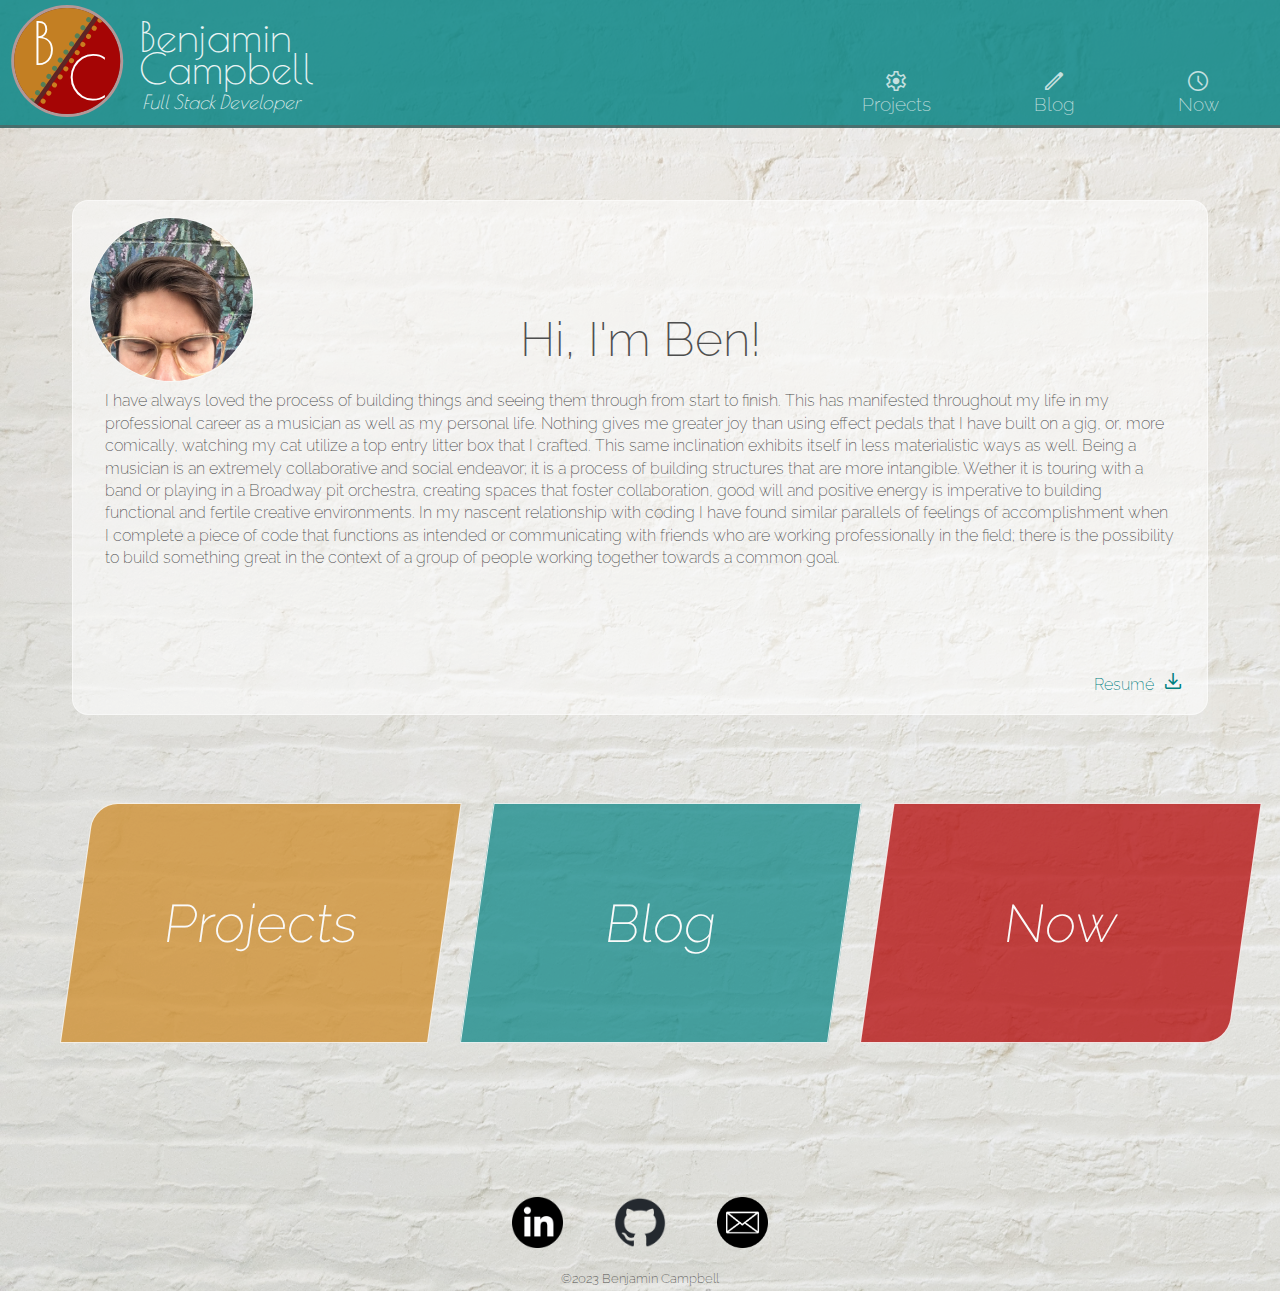
<file: src/index.html>
<!DOCTYPE html>
<html lang="en">
  <head>
    <meta charset="UTF-8" />
    <meta http-equiv="X-UA-Compatible" content="IE=edge" />
    <meta name="viewport" content="width=device-width, initial-scale=1.0" />
    <title>Benjamin Campbell</title>
    <link rel="stylesheet" href="style.css" />
    <link
      rel="stylesheet"
      href="https://fonts.googleapis.com/css2?family=Material+Symbols+Outlined:opsz,wght,FILL,GRAD@20..48,100..700,0..1,-50..200"
    />
  </head>
  <body>
    <header>
      <div class="header-logo-group">
        <a id="badge-anchor-wrapper" href="index.html">
          <div class="badge" id="badge">
            <div class="badge-left"><p>B</p></div>
            <div class="badge-right"><p>C</p></div>
          </div>
        </a>
        <a href="index.html" id="logo-anchor-wrapper">
          <div class="logo">
            <h1>Benjamin Campbell</h1>
            <h2><em>Full Stack Developer</em></h2>
          </div>
        </a>
      </div>
      <nav>
        <ul>
          <li class="">
            <a href="projects.html"
              ><i class="material-symbols-outlined">settings</i>
              <div>Projects</div></a
            >
          </li>
          <li class="">
            <a href="blog.html"
              ><i class="material-symbols-outlined">edit</i>
              <div>Blog</div></a
            >
          </li>
          <li class="">
            <a href="now.html"
              ><i class="material-symbols-outlined">schedule</i>
              <div>Now</div></a
            >
          </li>
        </ul>
      </nav>
    </header>
    <main id="index-main">
      <article id="introduction" class="text-section">
        <h2 id="intro-mobile-h2">Hi, I'm Ben!</h2>

        <img id="portrait" src="media/bluemountainportrait.jpg" alt="" />
        <section>
        <h2 id="intro-tablet-h2">Hi, I'm Ben!</h2>
        <p>
          I have always loved the process of building things and seeing them
          through from start to finish. This has manifested throughout my life
          in my professional career as a musician as well as my personal life.
          Nothing gives me greater joy than using effect pedals that I have
          built on a gig, or, more comically, watching my cat utilize a top
          entry litter box that I crafted. This same inclination exhibits itself
          in less materialistic ways as well. Being a musician is an extremely
          collaborative and social endeavor; it is a process of building
          structures that are more intangible. Wether it is touring with a band
          or playing in a Broadway pit orchestra, creating spaces that foster
          collaboration, good will and positive energy is imperative to building
          functional and fertile creative environments. In my nascent
          relationship with coding I have found similar parallels of feelings of
          accomplishment when I complete a piece of code that functions as
          intended or communicating with friends who are working professionally
          in the field; there is the possibility to build something great in the
          context of a group of people working together towards a common goal.
        </p>
      </section>

        <div class="icon-button">
          <a target="_blank" href="media/Benjamin Campbell Resume 2022.pdf"
            >Resumé<i class="material-symbols-outlined">download</i></a
          >
        </div>
      </article>

      <section id="site-areas">
        <a href="projects.html" class="section-anchor projects">
          <section>
            <h2>Projects</h2>
          </section>
        </a>
        <a href="blog.html" class="section-anchor blog">
          <section>
            <h2>Blog</h2>
          </section>
        </a>
        <a href="now.html" class="section-anchor now">
          <section>
            <h2>Now</h2>
          </section>
        </a>
      </section>
    </main>

    <footer>
      <section class="socials">
        <div class="socials-wrapper">
          <a
            href="https://www.linkedin.com/in/benjamin-campbell-91b663241/"
            target="_blank"
            rel="noreferer noopener"
            ><img src="media/linkedin.png" alt=""
          /></a>
          <a
            href="https://github.com/bccbass"
            target="_blank"
            rel="noreferer noopener"
            ><img src="media/github-mark.png" alt=""
          /></a>
          <a href="mailto:bccbass@gmail.com"
            ><img src="media/email-logo.png" alt=""
          /></a>
        </div>
      </section>
      <p>&copy;2023 Benjamin Campbell</p>
    </footer>
  </body>
</html>
</file>
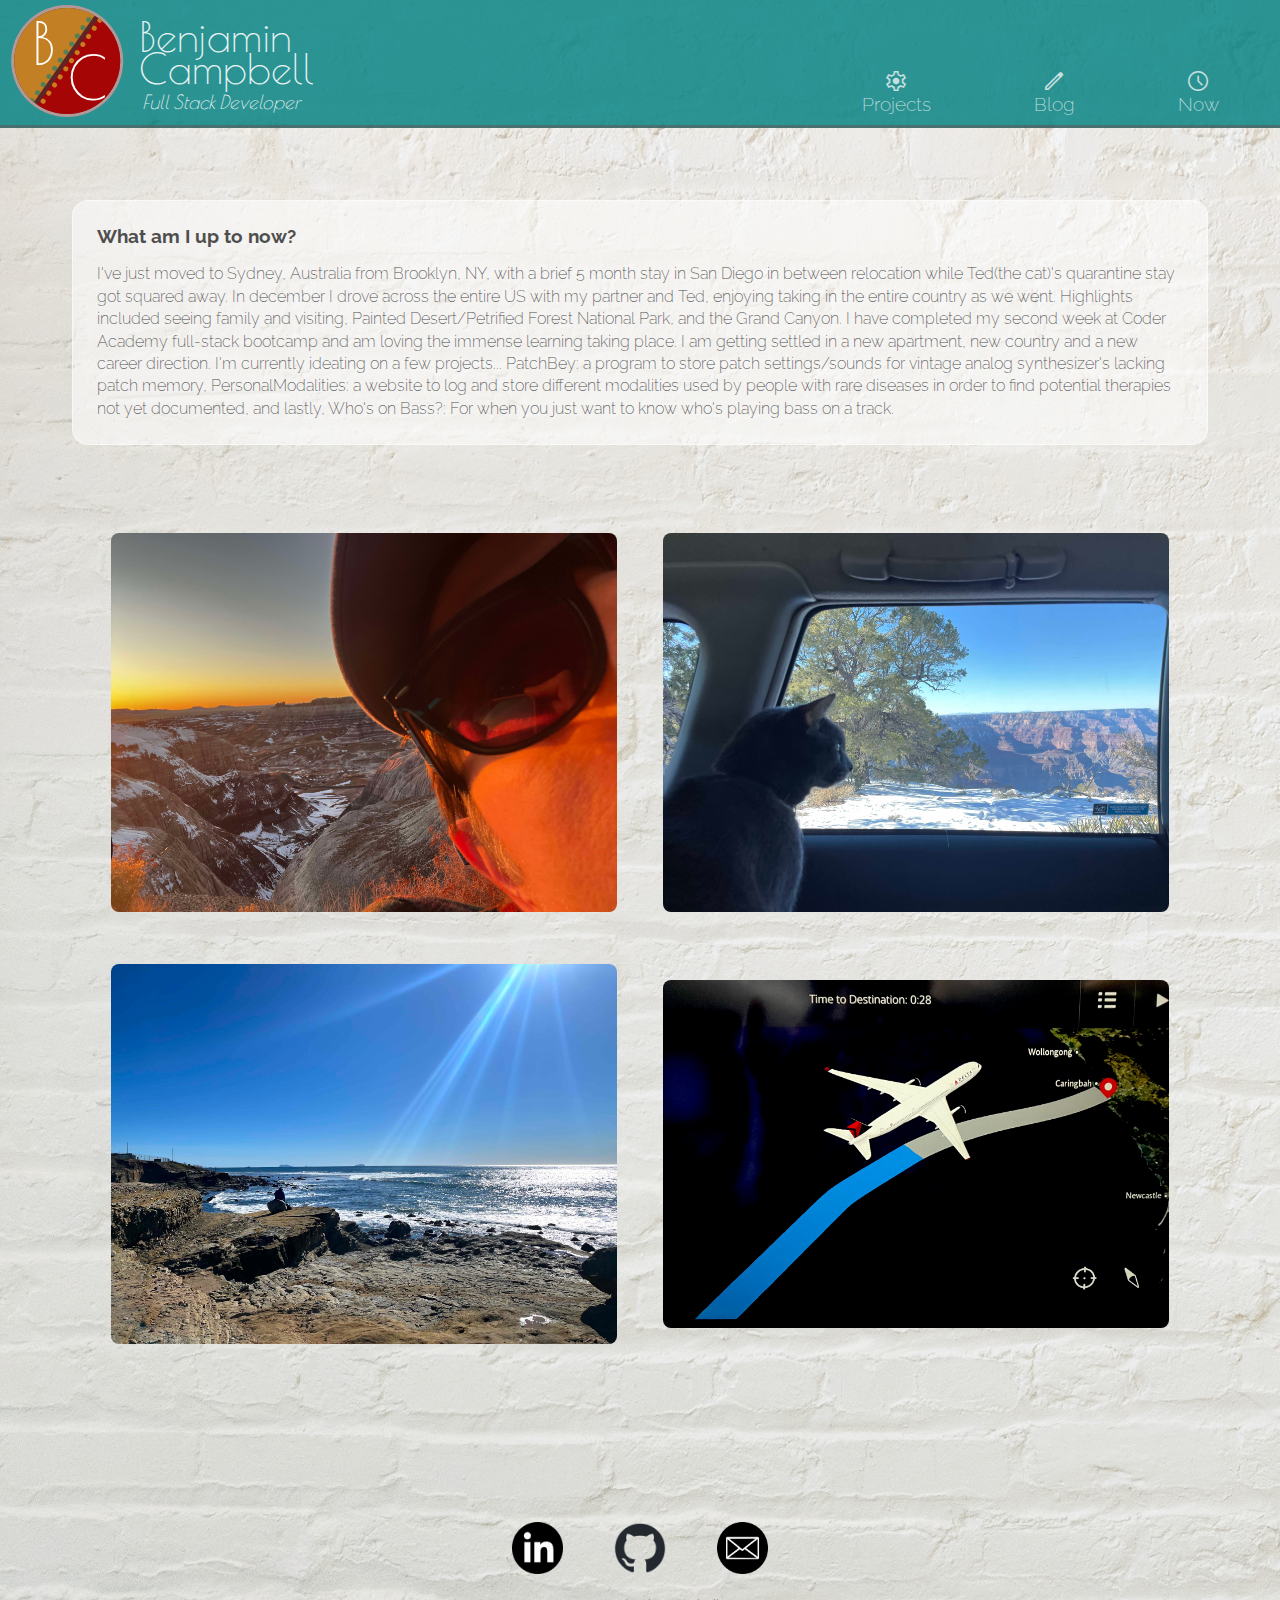
<file: src/now.html>
<!DOCTYPE html>
<html lang="en">
  <head>
    <meta charset="UTF-8" />
    <meta http-equiv="X-UA-Compatible" content="IE=edge" />
    <meta name="viewport" content="width=device-width, initial-scale=1.0" />
    <title>Now</title>
    <link rel="stylesheet" href="style.css" />
    <link
      rel="stylesheet"
      href="https://fonts.googleapis.com/css2?family=Material+Symbols+Outlined:opsz,wght,FILL,GRAD@20..48,100..700,0..1,-50..200"
    />
  </head>
  <body>
    <header>
      <div class="header-logo-group">
        <a id="badge-anchor-wrapper" href="index.html">
          <div class="badge" id="badge">
            <div class="badge-left"><p>B</p></div>
            <div class="badge-right"><p>C</p></div>
          </div>
        </a>
        <a href="index.html" id="logo-anchor-wrapper">
          <div class="logo">
            <h1>Benjamin Campbell</h1>
            <h2><em>Full Stack Developer</em></h2>
          </div>
        </a>
      </div>
      <nav>
        <ul>
          <li class="">
            <a href="projects.html"
              ><i class="material-symbols-outlined">settings</i>
              <div>Projects</div></a
            >
          </li>
          <li class="">
            <a href="blog.html"
              ><i class="material-symbols-outlined">edit</i>
              <div>Blog</div></a
            >
          </li>
          <li class="active-page">
            <a href="now.html"
              ><i class="material-symbols-outlined">schedule</i>
              <div>Now</div></a
            >
          </li>
        </ul>
      </nav>
    </header>

    <main id="now-main">
      <article class="text-section">
        <h3>What am I up to now?</h3>
        <p>
          I've just moved to Sydney, Australia from Brooklyn, NY, with a brief 5
          month stay in San Diego in between relocation while Ted(the cat)'s
          quarantine stay got squared away. In december I drove across the
          entire US with my partner and Ted, enjoying taking in the entire
          country as we went. Highlights included seeing family and visiting,
          Painted Desert/Petrified Forest National Park, and the Grand Canyon. I
          have completed my second week at Coder Academy full-stack bootcamp and
          am loving the immense learning taking place. I am getting settled in a
          new apartment, new country and a new career direction. I'm currently
          ideating on a few projects... PatchBey: a program to store patch
          settings/sounds for vintage analog synthesizer's lacking patch memory,
          PersonalModalities: a website to log and store different modalities
          used by people with rare diseases in order to find potential therapies
          not yet documented, and lastly, Who's on Bass?: For when you just want
          to know who's playing bass on a track.
        </p>
      </article>
      <section id="image-container">
        <div>
          <img
            src="media/benatPaintedDesert.jpg"
            alt="Self at painted desert"
          />
        </div>
        <div>
          <img
            src="media/tedatGrandCanyon.jpg"
            alt="Ted the cat at Grand Canyon"
          />
        </div>
        <div>
          <img src="media/SanDiegoSunRays.jpg" alt="Pacific Ocean from Point Loma, CA" />
        </div>
        <div>
          <img src="media/flightpic.jpg" alt="flight status picture" />
        </div>
      </section>
    </main>

    <footer>
      <section class="socials">
        <div class="socials-wrapper">
          <a
            href="https://www.linkedin.com/in/benjamin-campbell-91b663241/"
            target="_blank"
            rel="noreferer noopener"
            ><img src="media/linkedin.png" alt=""
          /></a>
          <a
            href="https://github.com/bccbass"
            target="_blank"
            rel="noreferer noopener"
            ><img src="media/github-mark.png" alt=""
          /></a>
          <a href="mailto:bccbass@gmail.com"
            ><img src="media/email-logo.png" alt=""
          /></a>
        </div>
      </section>
      <p>&copy;2023 Benjamin Campbell</p>
    </footer>
  </body>
</html>
</file>
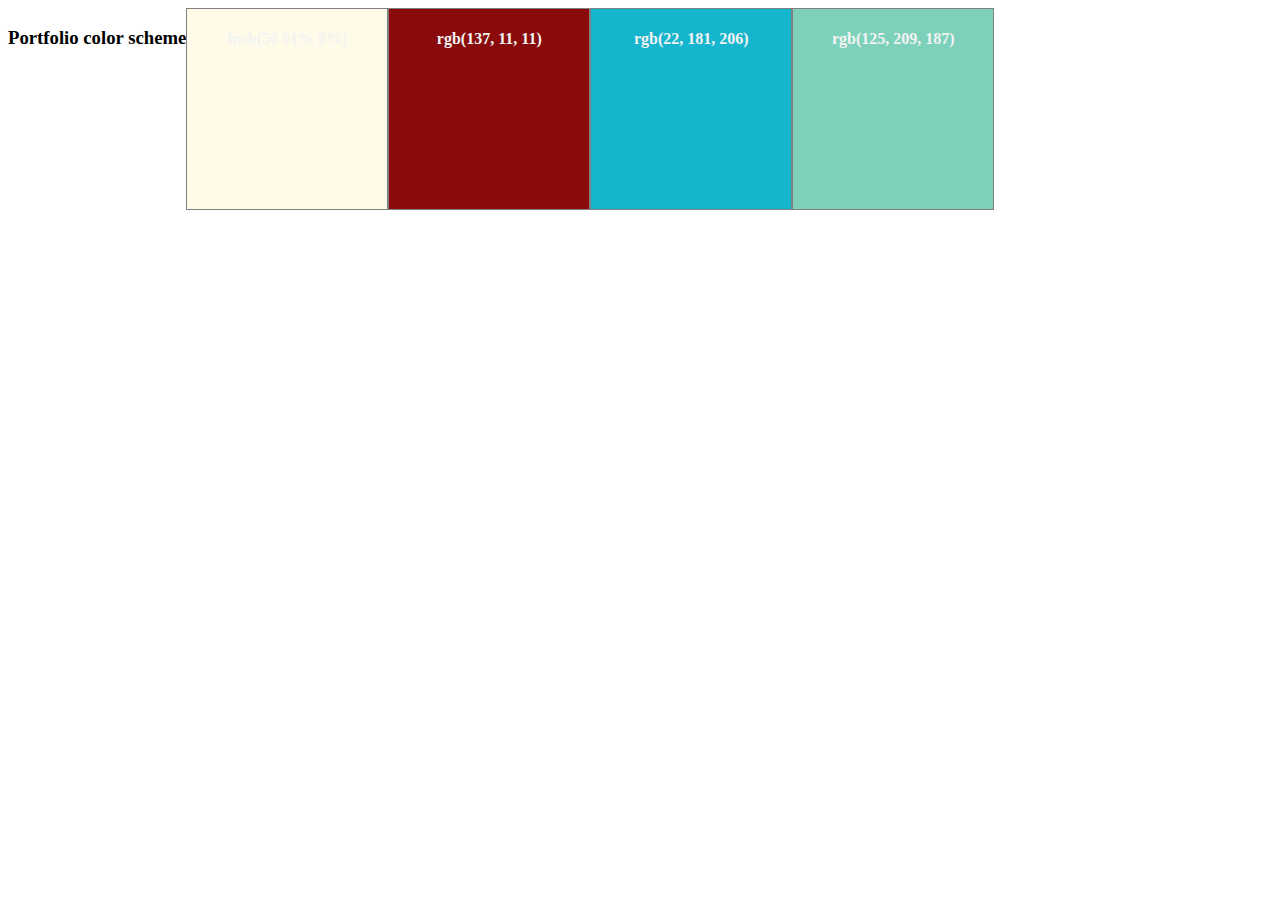
<file: src/palletteexercise.html>
<!DOCTYPE html>
<html lang="en">
  <head>
    <meta charset="UTF-8" />
    <meta http-equiv="X-UA-Compatible" content="IE=edge" />
    <meta name="viewport" content="width=device-width, initial-scale=1.0" />
    <title>Document</title>
    <style>
      h1 {
        display: block;
      }
      body {
        display: flex;
        flex-direction: row;
      }
      div {
        height: 200px;
        width: 200px;
        background-color: white;
        border: 1px solid grey;
        color: rgb(243, 243, 243);
        text-align: center;
      }
    </style>
  </head>
  <body>
    <h3>Portfolio  color scheme</h3>
    <br />
    <div class="5" style="background-color: hwb(50 91% 0%)">
    <h4>hwb(50 91% 0%)</h4></div>

    <div class="3" style="background-color: rgb(137, 11, 11)">
    <h4>rgb(137, 11, 11)</h4></div>

    <!-- <div class="2" style="background-color: rgb(255, 157, 10)"></div> -->
    <div class="1" style="background-color: rgb(22, 181, 206)">
    <h4>rgb(22, 181, 206)</h4></div>


    <div class="4" style="background-color: rgb(125, 209, 187)">
    <h4>rgb(125, 209, 187)</h4></div>

  </body>
</html>
</file>
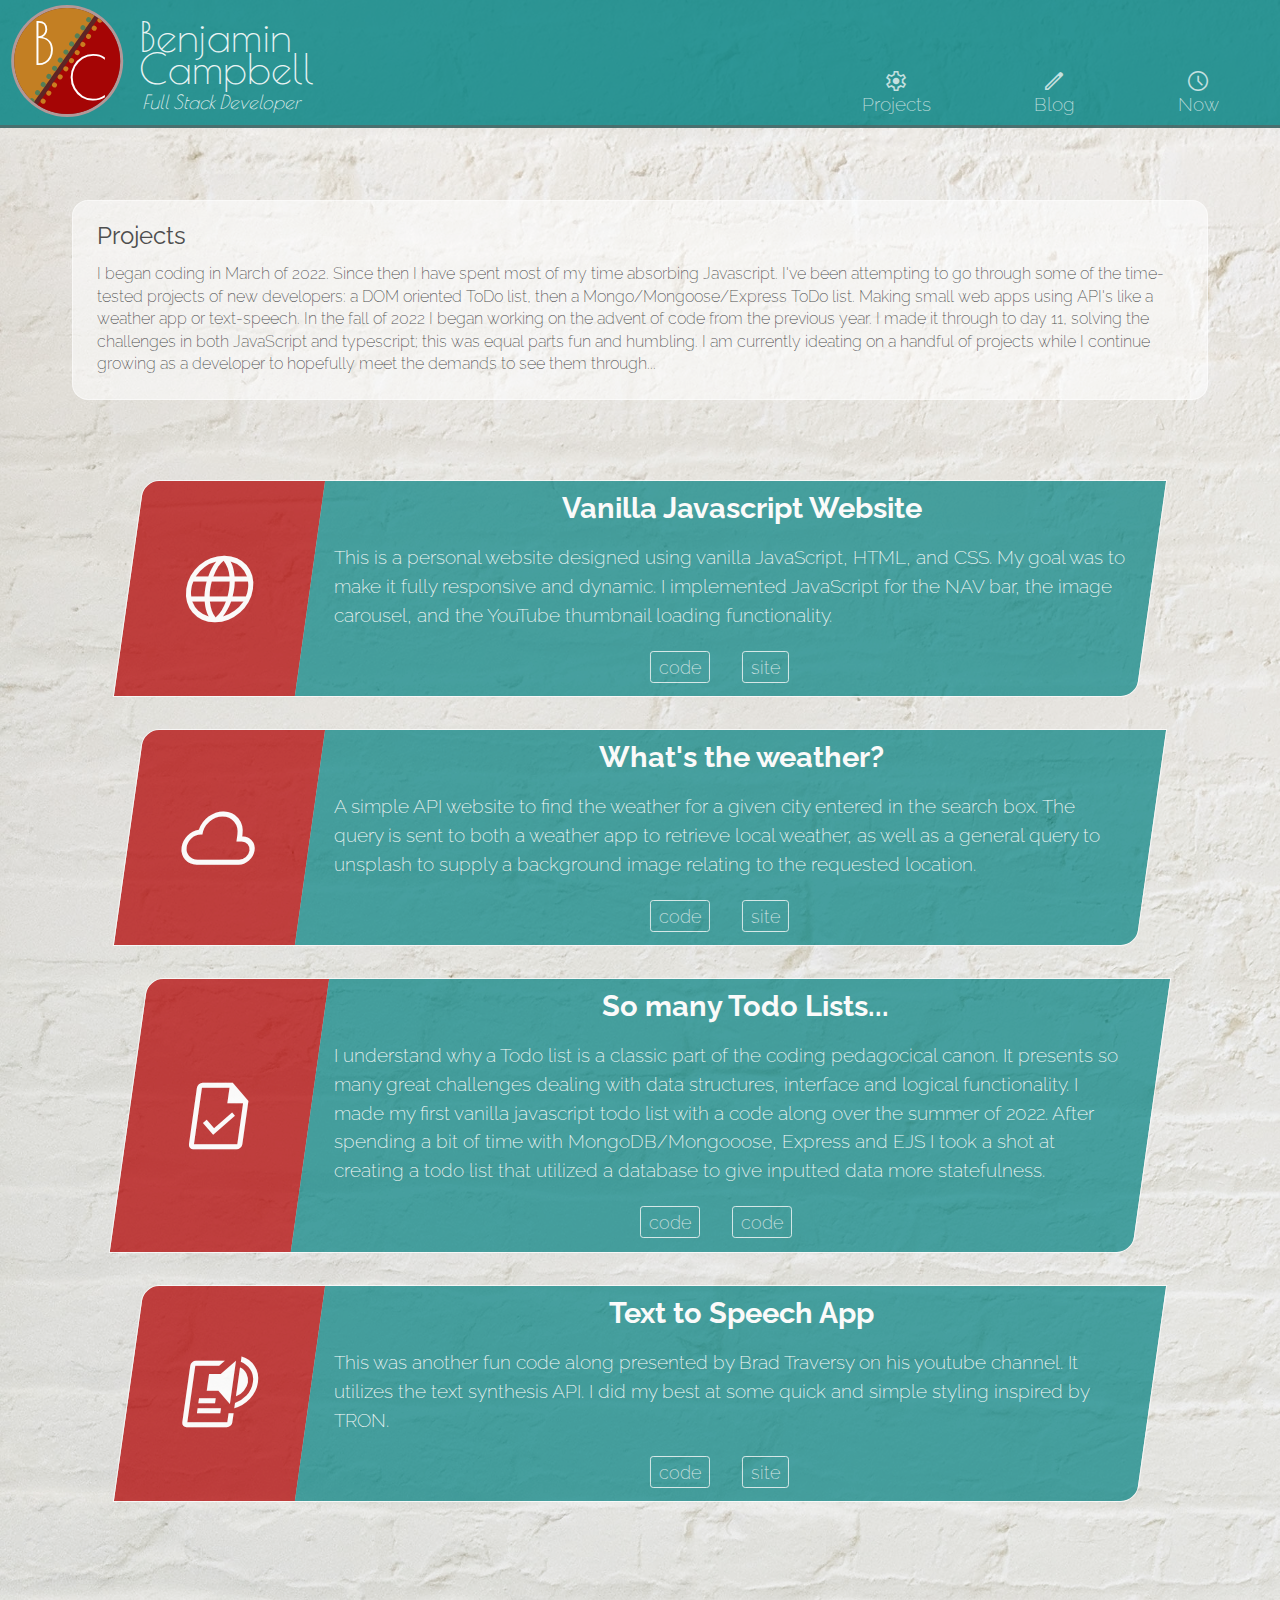
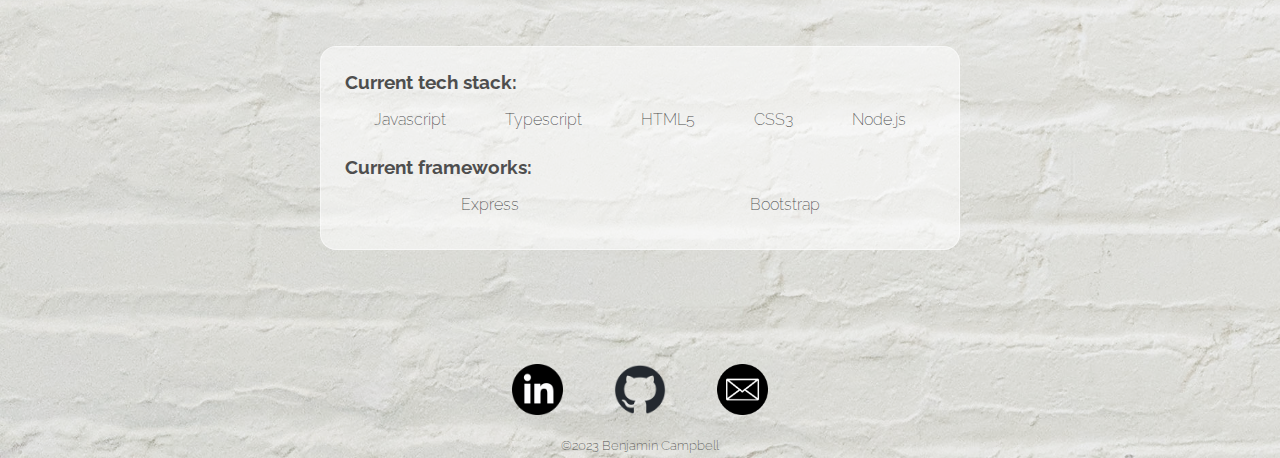
<file: src/projects.html>
<!DOCTYPE html>
<html lang="en">
  <head>
    <meta charset="UTF-8" />
    <meta http-equiv="X-UA-Compatible" content="IE=edge" />
    <meta name="viewport" content="width=device-width, initial-scale=1.0" />
    <title>Projects</title>
    <link rel="stylesheet" href="style.css" />
    <link
      rel="stylesheet"
      href="https://fonts.googleapis.com/css2?family=Material+Symbols+Outlined:opsz,wght,FILL,GRAD@20..48,100..700,0..1,-50..200"
    />
    <link
      rel="stylesheet"
      href="https://fonts.googleapis.com/css2?family=Material+Symbols+Outlined:opsz,wght,FILL,GRAD@20..48,100..700,0..1,-50..200"
    />
  </head>
  <body>
    <header>
      <div class="header-logo-group">
        <a id="badge-anchor-wrapper" href="index.html">
          <div class="badge" id="badge">
            <div class="badge-left"><p>B</p></div>
            <div class="badge-right"><p>C</p></div>
          </div>
        </a>
        <a href="index.html" id="logo-anchor-wrapper">
          <div class="logo">
            <h1>Benjamin Campbell</h1>
            <h2><em>Full Stack Developer</em></h2>
          </div>
        </a>
      </div>
      <nav>
        <ul>
          <li class="active-page">
            <a href="projects.html">
              <i class="material-symbols-outlined">settings</i>
              <div>Projects</div></a
            >
          </li>
          <li class="">
            <a href="blog.html">
              <i class="material-symbols-outlined">edit</i>
              <div>Blog</div>
            </a>
          </li>
          <li class="">
            <a href="now.html">
              <i class="material-symbols-outlined">schedule</i>
              <div>Now</div></a
            >
          </li>
        </ul>
      </nav>
    </header>

    <main id="projects-main">
      <div class="text-section">
        <h2>Projects</h2>
        <p>
          I began coding in March of 2022. Since then I have spent most of my
          time absorbing Javascript. I've been attempting to go through some of
          the time-tested projects of new developers: a DOM oriented ToDo list,
          then a Mongo/Mongoose/Express ToDo list. Making small web apps using
          API's like a weather app or text-speech. In the fall of 2022 I began
          working on the advent of code from the previous year. I made it
          through to day 11, solving the challenges in both JavaScript and
          typescript; this was equal parts fun and humbling. I am currently
          ideating on a handful of projects while I continue growing as a
          developer to hopefully meet the demands to see them through...
        </p>
      </div>

      <ul class="headings-group">
        <li>
          <div class="heading-wrapper">
            <div class="heading-tab">
              <i class="material-symbols-outlined" style="font-size: 5rem"
                >language</i
              >
            </div>
            <div class="heading-body">
              <h3>Vanilla Javascript Website</h3>
              <p>
                This is a personal website designed using vanilla JavaScript,
                HTML, and CSS. My goal was to make it fully responsive and
                dynamic. I implemented JavaScript for the NAV bar, the image
                carousel, and the YouTube thumbnail loading functionality.
              </p>
              <div class="project-links">
                <a
                  target="_blank"
                  href="https://github.com/bccbass/bcsiterepo"
                  class="button"
                  >code</a
                >
                <a
                  target="_blank"
                  href="https://benjamincampbell.com"
                  class="button"
                  >site</a
                >
              </div>
            </div>
          </div>
        </li>
        <li>
          <div class="heading-wrapper">
            <div class="heading-tab">
              <i class="material-symbols-outlined" style="font-size: 5rem"
                >cloud</i
              >
            </div>
            <div class="heading-body">
              <h3>What's the weather?</h3>
              <p>
                A simple API website to find the weather for a given city
                entered in the search box. The query is sent to both a weather
                app to retrieve local weather, as well as a general query to
                unsplash to supply a background image relating to the requested
                location.
              </p>
              <div class="project-links">
                <a
                  target="_blank"
                  href="https://github.com/bccbass/weather_API"
                  class="button"
                  >code</a
                >
                <a
                  target="_blank"
                  href="https://weather-api-chi-sooty.vercel.app/"
                  class="button"
                  >site</a
                >
              </div>
            </div>
          </div>
        </li>
        <li>
          <div class="heading-wrapper">
            <div class="heading-tab">
              <i class="material-symbols-outlined" style="font-size: 5rem"
                >task</i
              >
            </div>
            <div class="heading-body">
              <h3>So many Todo Lists...</h3>
              <p>
                I understand why a Todo list is a classic part of the coding
                pedagocical canon. It presents so many great challenges dealing
                with data structures, interface and logical functionality. I
                made my first vanilla javascript todo list with a code along
                over the summer of 2022. After spending a bit of time with
                MongoDB/Mongooose, Express and EJS I took a shot at creating a
                todo list that utilized a database to give inputted data more
                statefulness.
              </p>
              <div class="project-links">
                <a
                  target="_blank"
                  href="https://github.com/bccbass/TodoListMongoDB"
                  class="button"
                  >code</a
                >
                <a
                  target="_blank"
                  href="https://github.com/bccbass/simpletodolist"
                  class="button"
                  >code</a
                >
              </div>
            </div>
          </div>
        </li>
        <li>
          <div class="heading-wrapper">
            <div class="heading-tab">
              <i class="material-symbols-outlined" style="font-size: 5rem">
                text_to_speech</i
              >
            </div>
            <div class="heading-body">
              <h3>Text to Speech App</h3>
              <p>
                This was another fun code along presented by Brad Traversy on
                his youtube channel. It utilizes the text synthesis API. I did
                my best at some quick and simple styling inspired by TRON.
              </p>
              <div class="project-links">
                <a
                  target="_blank"
                  href="https://github.com/bccbass/text_to_speach"
                  class="button"
                  >code</a
                >
                <a
                  target="_blank"
                  href="https://text-to-speach-ix2i38fp4-bccbass.vercel.app/"
                  class="button"
                  >site</a
                >
              </div>
            </div>
          </div>
        </li>
      </ul>

      <div id="tech-stack" class="text-section">
        <h3>Current tech stack:</h3>
        <ul>
          <li>Javascript</li>
          <li>Typescript</li>
          <li>HTML5</li>
          <li>CSS3</li>
          <li>Node.js</li>
        </ul>
        <h3>Current frameworks:</h3>
        <ul>
          <li>Express</li>
          <li>Bootstrap</li>
        </ul>
      </div>
    </main>

    <footer>
      <section class="socials">
        <div class="socials-wrapper">
          <a
            href="https://www.linkedin.com/in/benjamin-campbell-91b663241/"
            target="_blank"
            rel="noreferer noopener"
            ><img src="media/linkedin.png" alt=""
          /></a>
          <a
            href="https://github.com/bccbass"
            target="_blank"
            rel="noreferer noopener"
            ><img src="media/github-mark.png" alt=""
          /></a>
          <a href="mailto:bccbass@gmail.com"
            ><img src="media/email-logo.png" alt=""
          /></a>
        </div>
      </section>
      <p>&copy2023 Benjamin Campbell</p>
    </footer>
  </body>
</html>

<!-- <p>    I've just moved to Sydney Australia from Brooklyn, NY after spending the last 5 months in San Diego, waiting for my cat Ted's quarantine stay to process. I have completed my second week at the Coder Academy full-stack bootcamp and loving the immense learning taking place. I am getting settled in a new apartment, new country and new career shit. I'm currently ideating on PatchBey, PersonalModalities and Who's on Bass?
</p> -->
</file>
<file: src/style.css>
@import url("https://fonts.googleapis.com/css2?family=Poiret+One&family=Raleway:wght@200;400;500&display=swap");

* {
  box-sizing: border-box;
  padding: 0;
  margin: 0;
  list-style: none;
}

body * {
  padding: 0.5rem;
  text-decoration: none;
}

/* STYLING FOR REUSABLE BUTTON CLASS */

.button {
  border: 1px solid;
  border-color: inherit;
  opacity: 0.8;
  border-radius: 0.2rem;
  transition: 300ms opacity ease-in-out;
  width: min-content;
}

.button:hover {
  opacity: 0.95;
  cursor: pointer;
}

.active-page {
  border-radius: 0 1rem;
  animation: fade-in forwards 0.3s ease-in-out;
}

body {
  background: rgba(255, 255, 206, 0.409)
    url("media/joe-woods-4Zaq5xY5M_c-unsplash.jpg");
  background-size: cover;
  background-blend-mode: screen;
  font-family: Raleway, monospace;
  color: rgb(78, 78, 78);
  display: flex;
  flex-direction: column;
  align-items: center;
  min-height: 100vh;
  position: relative;
  width: 100vw;
  position: relative;
  min-height: 100vh;
}

h1,
h2 {
  font-family: Raleway "Lucida Sans Unicode", "Lucida Grande", "Lucida Sans",
    Arial, sans-serif;
  font-weight: 200;
}

body > * {
  border-radius: 0.2rem;
  margin: 1rem;
}

header {
  border-bottom: 3px solid rgba(177, 0, 0, 0.239);
  display: flex;
  flex-direction: column;
  justify-content: center;
  width: 100%;
  background: rgba(0, 128, 128, 0.821);
  margin: 0 0 3rem 0;
  border-radius: 0;
  height: 13rem;
  padding: 0;
}

/* LEFT HAND HEADING SECTION */

/* HEADER BADGE STYLING */

#badge-anchor-wrapper {
  display: block;
  width: 7rem;
  height: 7rem;
  margin: 0rem;
  padding: 0;
}

#badge {
  transform: translateX(0.7rem);
}

.badge {
  background-color: rgba(114, 0, 0, 0.746);
  width: 100%;
  height: 100%;
  z-index: 10;
  border-radius: 50%;
  overflow: hidden;
  padding: 0;
  border: 3px solid rgba(255, 255, 255, 0.525);
  font-size: 3.6rem;
}

.badge-left,
.badge-right {
  position: relative;
  color: white;
  width: 55%;
  height: 108%;
  padding: 0;
  transform: rotate(35deg);
}

.badge-left {
  top: -22%;
  left: -2%;
  border-right: 5px dotted rgba(0, 128, 128, 0.565);
  background: rgba(206, 138, 36, 0.9);
}

.badge-right {
  top: -94%;
  left: 44%;
  border-left: 5px dotted rgba(206, 138, 36, 0.9);
  background: rgba(177, 0, 0, 0.85);
}
.badge .badge-left p {
  text-decoration: none;
}
.badge-left p,
.badge-right p {
  font-family: "Poiret One", "Helvetica Neue", Helvetica, Arial, sans-serif;
  padding: 0;
}
.badge-left p {
  transform: rotate(-35deg) translate(10%, 35%);
}
.badge-right p {
  transform: rotate(-35deg) translate(-22%, 25%);
}

/* HEADER LOGO STYLES */

.header-logo-group {
  display: flex;
  justify-content: center;
  align-items: flex-start;
  margin-top: 0.3rem;
  width: 100%;
  padding: 0;
  margin-bottom: 0.4rem;
}

.logo * {
  padding: 0.2rem;
}

#logo-anchor-wrapper {
  display: none;
  flex-direction: column;
  justify-content: center;
  height: 100%;
  align-items: center;
  background-blend-mode: screen;
  font-weight: 200;
  border-radius: 0.2rem;
  color: rgb(255, 255, 255);
  opacity: 0.9;
  font-family: "Poiret One", "Helvetica Neue", Helvetica, Arial, sans-serif;
  width: 35vw;
}

.logo {
  display: flex;
  flex-direction: column;
  align-items: flex-start;
  height: min-content;
}
.logo:hover {
  opacity: 1;
}

.logo h1 {
  text-decoration: none;
  font-size: 2.5em;
  font-weight: 400;
}

/* HEADING NAV SECTION */
nav {
  display: flex;
  flex-direction: column;
  justify-content: flex-end;
  padding: 0;
  width: 100%;
}

nav ul {
  display: flex;
  justify-content: space-around;
  width: 100%;
  padding: 0;
  margin-right: -100rem;
}

nav ul li {
  transform: skew(8deg);
  margin-top: 1rem;
}

nav ul li a {
  display: flex;
  flex-direction: column;
  align-items: center;
  justify-content: center;
  width: 12vw;
  font-size: 0.6rem;
  transform: skew(-8deg);
}

nav ul li * {
  text-decoration: none;
  display: block;
  color: rgba(255, 255, 255);
  opacity: 0.85;
  font-size: 1.5em;
  font-weight: 200;
  transition: opacity 300ms ease-in-out;
  padding: 0 0.3rem;
}

nav ul li a:hover {
  opacity: 1;
}

/* Icon Styling */
.material-symbols-outlined {
  font-variation-settings: "FILL" 0, "wght" 400, "GRAD" 0, "opsz" 48;
}

.icon-button * {
  padding: 0;
}

.icon-button {
  display: flex;
  justify-content: flex-end;
  width: 100%;
  padding: 0;
}
.icon-button a i {
  transform: translateY(0.2rem);
  padding: 0 0.4rem 0.5rem;
}

main {
  padding-bottom: 6rem;
}

/* FOOTER STYLES */
footer * {
  padding: 0;
}
footer {
  position: absolute;
  padding: 0;
  padding: 0;
  font-size: 0.8rem;
  margin: 1rem 0 0;
  text-align: center;
  font-weight: 200;
  bottom: 0.3rem;
  width: 100%;
}

.socials {
  display: flex;
  justify-content: center;
  padding: 0;
  margin: 0;
  height: auto;
}

.socials div {
  width: 55vw;
  font-size: 2rem;
  display: flex;
  justify-content: space-between;
  margin: 0;
}

.socials a img {
  width: 10vw;
  padding-bottom: 1rem;
}

/* REUSEABLE TEXT SECTION */
.text-section {
  padding: 1rem 1rem;
  display: flex;
  flex-direction: column;
  flex-wrap: wrap;
  align-items: center;
  justify-content: center;
  width: 90vw;
  border: 1px solid rgba(255, 255, 255, 0.501);
  background-color: rgba(255, 255, 255, 0.547);
  margin-bottom: 4rem;
  font-size: 1rem;
  line-height: 1.4rem;
  font-weight: 200;
  border-radius: 1rem;
}

.text-section ul {
  display: flex;
  width: 100%;
  justify-content: space-around;
  flex-wrap: wrap;
  margin-top: 0;
  padding-top: 0;
}

.text-section ul li {
  padding: 0.5rem 1rem;
}

#projects-main .text-section,
#now-main .text-section {
  align-items: flex-start;
}

/* PAGE CONTENT STYLING */

/* INDEX STYLES */

#introduction h2 {
  font-size: 2.4rem;
  margin: 0.6rem 0 0.8rem;
}

#intro-tablet-h2 {
  display: none;
}
#intro-mobile-h2 {
  display: block;
}

#portrait {
  width: 100%;
  border-radius: 50%;
  padding: 0;
  border: 1px solid rgba(255, 255, 255, 0.501);
}

#introduction .icon-button a {
  display: block;
  color: rgb(0, 128, 128);
  text-decoration: none;
}

/* Index Main Section Styles */

main {
  margin: 0 auto;
  width: 90vw;
  display: flex;
  flex-wrap: wrap;
  justify-content: space-around;
  align-items: center;
}

#site-areas {
  width: 100%;
  margin-bottom: 3rem;
}
section > .section-anchor {
  opacity: 0.85;
  width: 95%;
  height: 25vw;
  margin: 1rem;
  color: white;
  font-size: 2.2rem;
  display: flex;
  justify-content: center;
  align-items: center;
  border: 1px solid rgba(255, 255, 255, 0.878);
  transition: 300ms ease-in-out;
  margin-bottom: 2rem;
  text-decoration: none;
}

main > .section-anchor:hover {
  opacity: 0.95;
  cursor: pointer;
  box-shadow: -2px 2px 2px rgba(147, 147, 147, 0.609);
}

.projects {
  background-color: rgba(206, 138, 36, 0.85);
  border-radius: 1.5rem 0 0 0;
  transform: skew(-8deg);
}

.blog {
  transform: skew(-8deg);
  background-color: rgba(0, 128, 128, 0.821);
}
.now {
  border-radius: 0 0 1.5rem 0;
  background-color: rgba(177, 0, 0, 0.85);
  transform: skew(-8deg);
}

/* BLOG POST STYLES */

#blog-index-main .heading-body h3 {
  width: 100%;
  font-size: 0.9rem;
}

#blog-index-main .heading-body a {
  padding-top: 0;
  margin-top: 0;
  font-size: 0.8rem;
}

#blog-main {
  display: flex;
  flex-direction: column;
  justify-content: center;
  margin-bottom: 9rem;
  width: 100%;
}
.blogpost * {
  margin: 0;
  width: 85vw;
  padding: 0;
}
.blogpost {
  background: white;
  padding: 0;
  border: 1px solid rgba(128, 128, 128, 0.332);
  border-radius: 1rem;
}
.blogpost-heading {
  background-color: rgba(177, 0, 0, 0.726);
  padding: 1rem;
  font-size: larger;
  color: #fff;
  border-radius: 1rem 1rem 0 0;
  border-bottom: 1px solid rgba(255, 255, 255, 0.506);
  display: flex;
  justify-content: flex-start;
  flex-wrap: wrap;
}

.blogpost-heading h2 {
  margin-bottom: 1rem;
  font-weight: 400;
  width: 100%;
}

.blogpost-heading h3 {
  font-weight: 200;
  font-size: 1.2rem;
  width: 100%;
}

.blogpost-heading h4 {
  font-weight: 200;
  opacity: 0.8;
  font-size: 1rem;
  width: 100%;
}

.blogpost-heading div {
  display: flex;
  flex-direction: column;
  justify-content: center;
  width: 70%;
  margin-left: 0.5rem;
}

.blogpost-heading img {
  width: 15%;
  height: 15%;
  border-radius: 50%;
}

.blogpost figure img {
  width: 100%;
  height: 35vw;
  object-fit: fill;
}

.blogpost figcaption {
  color: inherit;
  font-weight: 400;
  padding-bottom: 1rem;
  text-align: center;
  width: 90%;
  margin-left: 1rem;
}

.blogpost p {
  font-size: 1.2rem;
  line-height: 1.5rem;
  font-weight: 200;
  padding: 2rem 1rem 4rem;
}

.blogpost-body ul {
  display: flex;
  justify-content: space-between;
  width: 80%;
  margin-left: auto;
  margin-right: auto;
  margin-bottom: 1rem;
}

.blogpost-body ul li {
  width: fit-content;
}
.blogpost-body ul li a {
  color: rgb(0, 128, 128);
  font-size: 0.7rem;
  opacity: 0.5;
  border: none;
}

/* REUSEABLE PAGE CONTENT HEADING STYLES */

.headings-group {
  margin: 0 0 5rem;
}

.headings-group li {
  list-style: none;
  transform: skew(-8deg);
  opacity: 0.85;
  color: white;
  font-weight: 200;
  display: block;
  align-items: center;
  margin-bottom: 1rem;
}
.headings-group a {
  color: white;
  text-decoration: none;
}
.heading-wrapper {
  border-radius: 1rem 0 1rem 0;
  width: 80vw;
  display: flex;
  justify-content: space-between;
  border: 1px solid rgba(255, 255, 255, 0.878);
  padding: 0;
  overflow: hidden;
}

.heading-wrapper i {
  transform: translateY(0.4rem) translateX(0.3rem);
  padding: 0;
  margin-top: 0.3rem;
}

.heading-tab {
  flex: 2;
  display: flex;
  align-items: center;
  justify-content: center;
  background-color: rgba(177, 0, 0, 0.85);
  font-size: 3rem;
  font-weight: 100;
}

.heading-image {
  padding: 0;
  flex: 3;
}

.heading-image img {
  width: 100%;
  height: 100%;
  object-fit: cover;
  overflow: hidden;
  padding: 0;
}

.heading-wrapper > .heading-body {
  background-color: rgba(0, 128, 128, 0.821);
  flex: 10;
  display: flex;
  flex-direction: column;
  justify-content: center;
  align-items: flex-end;
}
.heading-body h3 {
  font-size: 1rem;
  padding: 0.5rem 0;
  transform: skew(8deg);
  line-height: 1.4rem;
}
.heading-body a {
  display: block;
  font-size: 1.1rem;
  margin: 0.3rem 1rem;
  padding: 0.3rem 0.5rem;
}

.heading-body p {
  display: none;
  transform: skew(8deg);
  font-size: 1.3rem;
  line-height: 1.8rem;
  font-weight: 200;
  padding: 0 1rem;
}

.project-links {
  display: flex;
  justify-content: flex-start;
  transform: skew(8deg);
  padding: 0;
}

#projects-main h2,
#blog-index-main h2 {
  font-weight: 400;
}
#projects-main i {
  transform: translateY(-0.1rem);
}
#projects-main .heading-body {
  align-items: center;
}

/* Image section layout for NOW page */
#image-container {
  display: flex;
  flex-wrap: wrap;
  justify-content: space-evenly;
  align-items: center;
  padding-bottom: 6vw;
  width: 100%;
}

#image-container div {
  max-width: 90vw;
  overflow: hidden;
  margin-bottom: 1rem;
}
#image-container div img {
  width: 100%;
  object-fit: contain;
  border-radius: 1rem;
}

@keyframes fade-in {
  from {
    background-color: rgba(255, 255, 255, 0);
  }
  to {
    background-color: rgba(255, 255, 255, 0.197);
  }
}

/* MEDIA QUERIES */
@media only screen and (min-width: 530px) {
  #portrait {
    width: 40%;
  }

  #blog-index-main .heading-body a {
    font-size: 1rem;
  }
}

@media only screen and (min-width: 650px) {
  header {
    flex-direction: row;
    height: 8rem;
    justify-content: space-between;
  }
  .header-logo-group {
    height: 100%;
    width: fit-content;
  }
  nav {
    height: 100%;
    width: 45vw;
  }
  nav ul {
    margin-right: 1.2rem;
    margin-bottom: 0.1rem;
  }

  nav ul li a {
    width: 3rem;
  }

  #introduction {
    flex-direction: row;
    justify-content: flex-start;
  }

  #intro-tablet-h2 {
    display: block;
    padding-bottom: 1.2rem;
  }
  #intro-mobile-h2 {
    display: none;
  }
  #introduction img {
    height: 15%;
    width: 15%;
    order: 1;
  }

  #introduction h2 {
    /* margin-left: 1rem; */
    font-size: 3rem;
  }

  #introduction section {
    transform: translateY(-5rem);
    order: 2;
    display: flex;
    flex-direction: column;
    align-items: center;
  }

  #introduction .icon-button {
    order: 3;
  }

  #site-areas {
    display: flex;
    flex-direction: row;
    transform: translateX(-1.5vw);
    width: 95vw;
  }

  #site-areas > .section-anchor {
    width: 30vw;
    max-height: 15rem;
  }

  #site-areas,
  .headings-group,
  #tech-stack,
  #image-container {
    margin-bottom: 7rem;
  }

  .heading-body h3 {
    font-size: 1.8rem;
  }

  .heading-body p {
    display: block;
    padding: 1rem;
    font-size: 1rem;
  }

  .blogpost-heading img {
    width: 10%;
    height: 10%;
  }

  #blog-index-main .heading-body h3 {
    margin: 0.8rem 0 0;
  }

  #tech-stack {
    width: 75vw;
  }

  #blog-index-main .heading-body h3 {
    font-size: 1.5rem;
    line-height: 1.6rem;
    text-align: center;
    padding: 0 0.2rem;
  }

  .socials div {
    width: 40vw;
  }
  .socials a img {
    width: 8vw;
  }
}

@media only screen and (min-width: 725px) {
  header {
    margin-bottom: 4rem;
  }
  #logo-anchor-wrapper {
    display: flex;
    padding: 0 0.5rem;
    width: fit-content;
  }

  #logo-anchor-wrapper {
    margin-left: 1rem;
    width: 20vw;
  }

  #logo-anchor-wrapper h1 {
    font-size: 2.6rem;
    line-height: 2rem;
  }
  #logo-anchor-wrapper h2 {
    font-size: 1.2rem;
  }

  #blog-index-main .heading-body * {
    font-size: 1.2rem;
  }

  .blogpost-heading img {
    width: 5vw;
  }
  .blogpost-body ul li a {
    font-size: 0.9rem;
  }

  #tech-stack {
    width: 65vw;
  }
  #image-container div {
    max-width: 42vw;
  }
}

@media only screen and (min-width: 900px) {
  #logo-anchor-wrapper {
    margin-left: 0.5rem;
    width: 20vw;
  }

  #logo-anchor-wrapper h1 {
    font-size: 2.6rem;
    line-height: 2rem;
  }
  #logo-anchor-wrapper h2 {
    font-size: 1.2rem;
  }

  nav {
    align-items: center;
    width: 36vw;
  }

  nav ul {
    width: 100%;
  }

  nav ul li a {
    width: 100%;
    font-size: 0.8rem;
  }

  .blogpost-heading img {
    width: 4vw;
  }

  #tech-stack {
    width: 50vw;
  }
  .heading-body p {
    font-size: 1.2rem;
  }
  #image-container {
    margin-bottom: 4rem;
  }

  .socials div {
    width: 20vw;
  }

  .socials a img {
    width: 4vw;
  }
}
</file>
